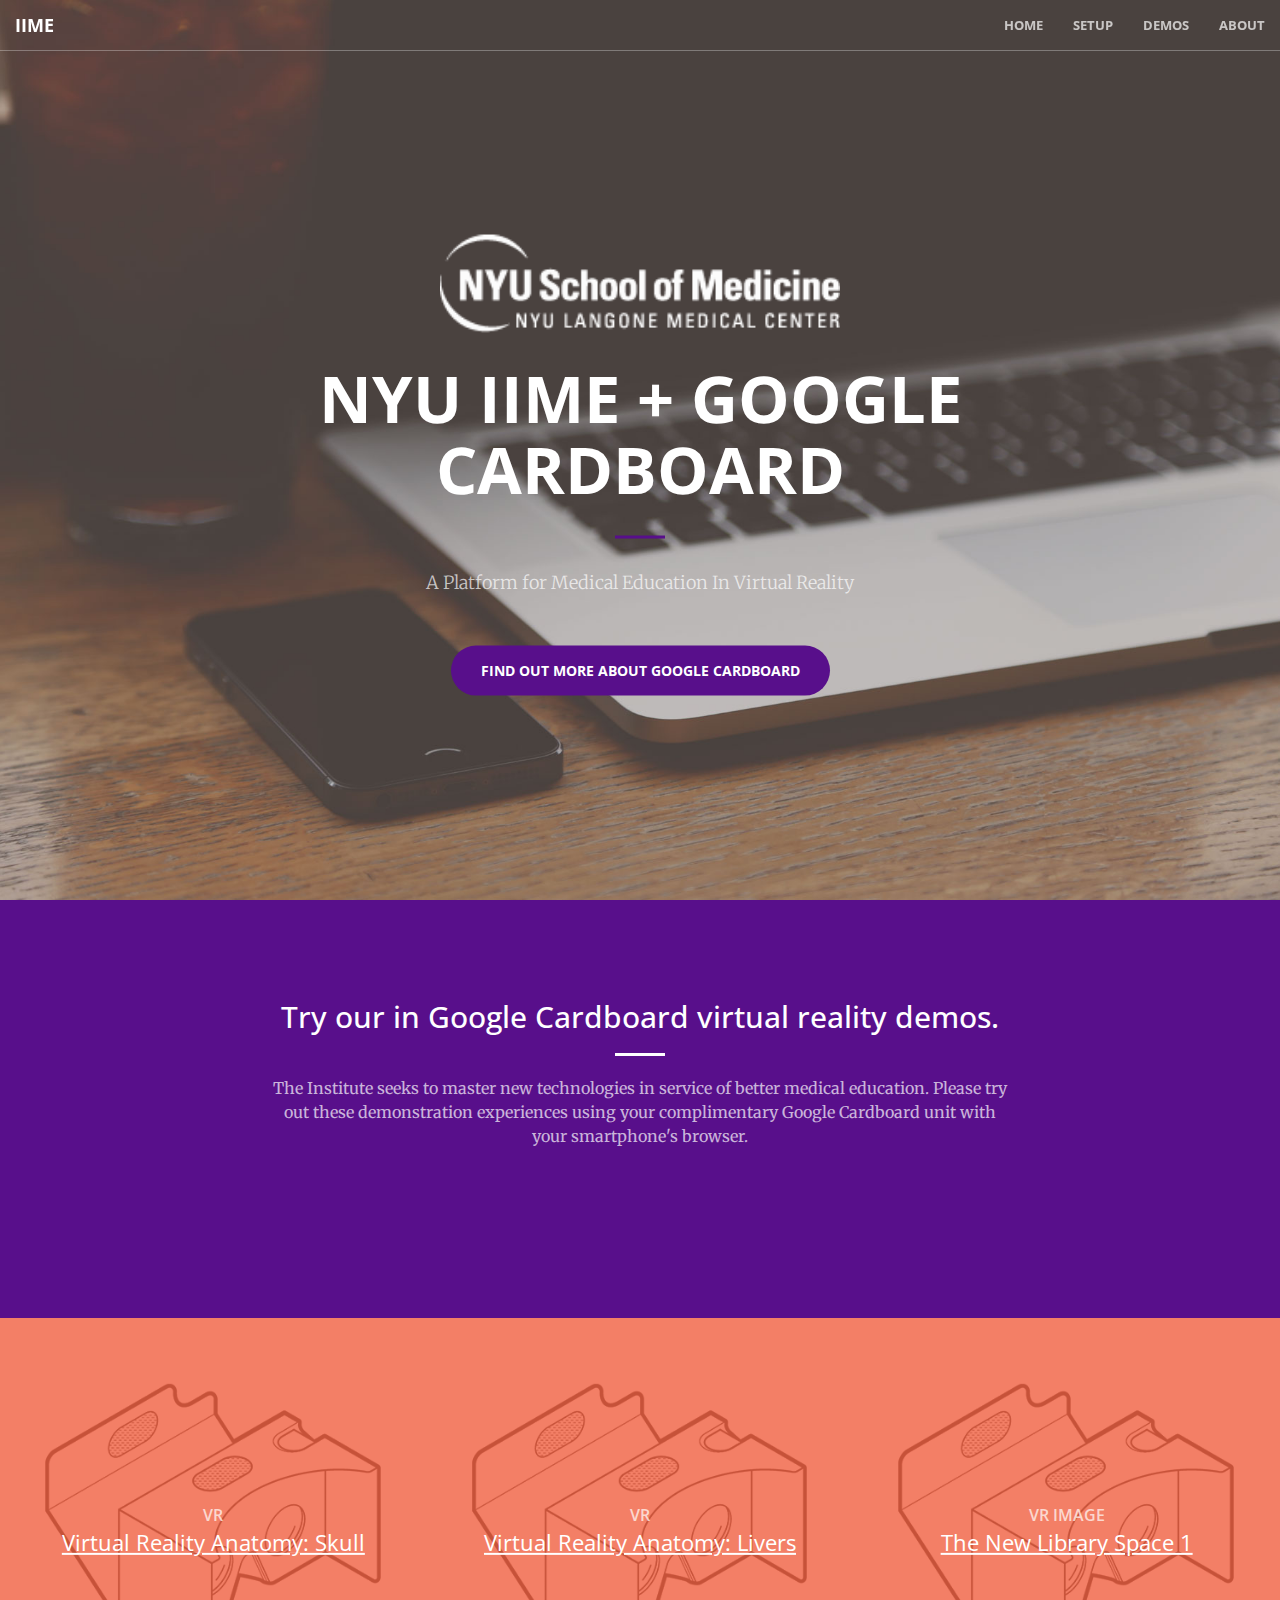
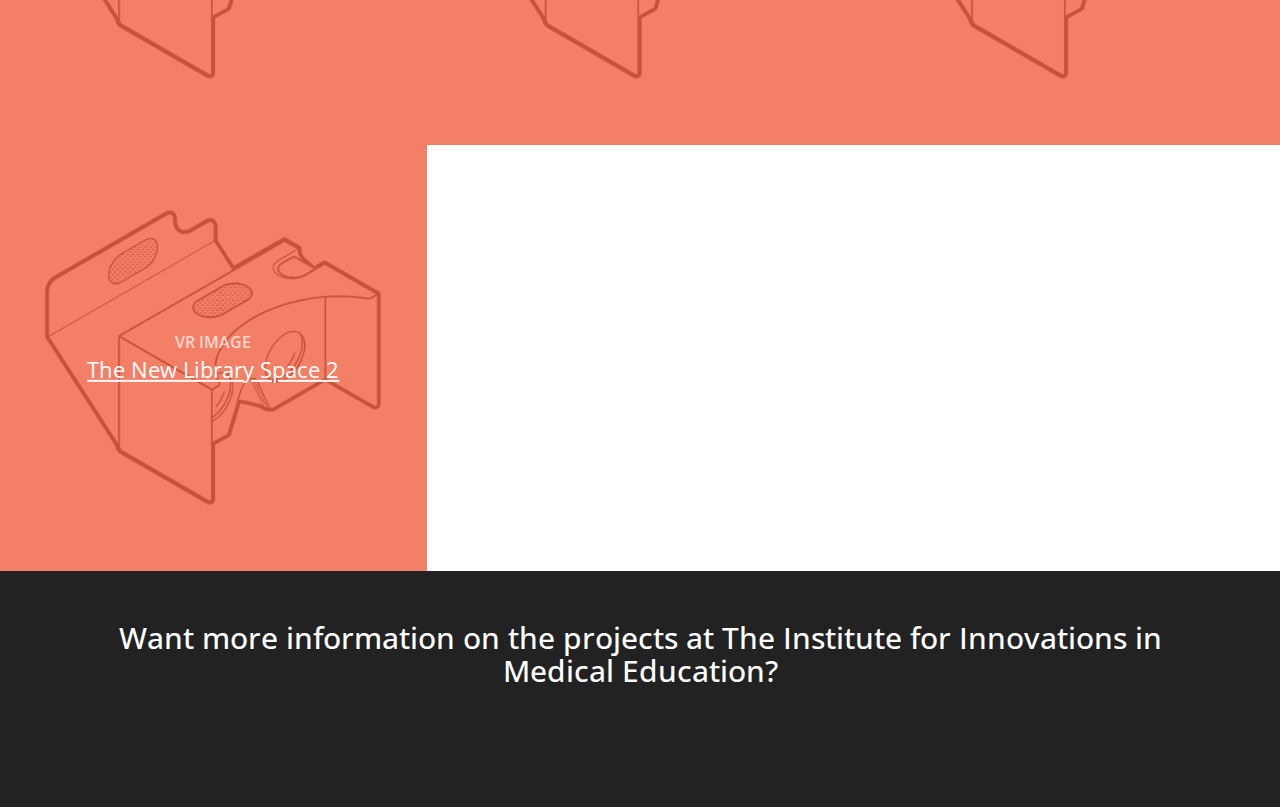
<file: index.html>
<!DOCTYPE html>
<html lang="en">

<head>

    <meta charset="utf-8">
    <meta http-equiv="X-UA-Compatible" content="IE=edge">
    <meta name="viewport" content="width=device-width, initial-scale=1">
    <meta name="description" content="">
    <meta name="author" content="">

    <title>NYULMC IIME Cardboard Experience</title>

    <!-- Bootstrap Core CSS -->
    <link rel="stylesheet" href="css/bootstrap.min.css" type="text/css">

    <!-- Custom Fonts -->
    <link href='https://fonts.googleapis.com/css?family=Open+Sans:300italic,400italic,600italic,700italic,800italic,400,300,600,700,800' rel='stylesheet' type='text/css'>
    <link href='https://fonts.googleapis.com/css?family=Merriweather:400,300,300italic,400italic,700,700italic,900,900italic' rel='stylesheet' type='text/css'>
    <link rel="stylesheet" href="font-awesome/css/font-awesome.min.css" type="text/css">

    <!-- Plugin CSS -->
    <link rel="stylesheet" href="css/magnific-popup.css" type="text/css">

    <!-- Custom CSS -->
    <link rel="stylesheet" href="css/creative.css" type="text/css">

    <!-- HTML5 Shim and Respond.js IE8 support of HTML5 elements and media queries -->
    <!-- WARNING: Respond.js doesn't work if you view the page via file:// -->
    <!--[if lt IE 9]>
        <script src="https://oss.maxcdn.com/libs/html5shiv/3.7.0/html5shiv.js"></script>
        <script src="https://oss.maxcdn.com/libs/respond.js/1.4.2/respond.min.js"></script>
    <![endif]-->

</head>

<body id="page-top">

    <nav id="mainNav" class="navbar navbar-default navbar-fixed-top">
        <div class="container-fluid">
            <!-- Brand and toggle get grouped for better mobile display -->
            <div class="navbar-header">
                <button type="button" class="navbar-toggle collapsed" data-toggle="collapse" data-target="#bs-example-navbar-collapse-1">
                    <span class="sr-only">Toggle navigation</span>
                    <span class="icon-bar"></span>
                    <span class="icon-bar"></span>
                    <span class="icon-bar"></span>
                </button>
                <a class="navbar-brand page-scroll" href="http://iime.med.nyu.edu">IIME</a>
            </div>

            <!-- Collect the nav links, forms, and other content for toggling -->
            <div class="collapse navbar-collapse" id="bs-example-navbar-collapse-1">
                <ul class="nav navbar-nav navbar-right">
                    <li>
                        <a class="page-scroll" href="index.html">Home</a>
                    </li>

                    <li>
                        <a class="page-scroll" href="setup.html">Setup</a>
                    </li>
                    <li>
                        <a class="page-scroll" href="#demos">Demos</a>
                    </li>
                    <li>
                        <a class="page-scroll" href="http://www.med.nyu.edu/iime/about-us">About</a>
                    </li>
                </ul>
            </div>
            <!-- /.navbar-collapse -->
        </div>
        <!-- /.container-fluid -->
    </nav>

    <header>
        <div class="header-content">
            <div class="header-content-inner">
                <div id="logo">
                    <img src="img/logo.png" width="40%" alt="NYU Langone School of Medicine" />
                </div>
                <h1>NYU IIME + Google Cardboard</h1>
                <hr>
                <p>A Platform for Medical Education In Virtual Reality </p>
                <a href="https://vr.google.com/cardboard/" class="btn btn-primary btn-xl page-scroll">Find Out More about Google Cardboard</a>
            </div>
        </div>
    </header>

    <section class="bg-primary" id="about">
        <div class="container">
            <div class="row">
                <div class="col-lg-8 col-lg-offset-2 text-center">
                    <h2 class="section-heading">Try our in Google Cardboard virtual reality demos.</h2>
                    <hr class="light">
                    <p class="text-faded">The Institute seeks to master new technologies in service of better medical education. Please try out these demonstration experiences using your complimentary Google Cardboard unit with your smartphone's browser. </p>
                    <a href="setup.html" class="page-scroll btn btn-default btn-xl sr-button">Get Started Setting Up Your VR Viewer!</a>
                </div>
            </div>
        </div>
    </section>

    <section class="no-padding" id="demos">
        <div class="container-fluid">
            <div class="row no-gutter">
                <div class="col-lg-4 col-sm-6">
                    <a href="vr/bones.html" class="portfolio-box">
                        <img src="img/cardboard_demo_small.png" class="img-responsive" alt="">
                        <div class="portfolio-box-caption">
                            <div class="portfolio-box-caption-content">
                                <div class="project-category text-faded">
                                    VR
                                </div>
                                <div class="project-name">
                                    Virtual Reality Anatomy: Skull
                                </div>
                            </div>
                        </div>
                    </a>
                </div>
                <div class="col-lg-4 col-sm-6">
                    <a href="https://ghobot.github.io/vr-liver/liver-demo/index.html" class="portfolio-box">
                        <img src="img/cardboard_demo_small.png" class="img-responsive" alt="">
                        <div class="portfolio-box-caption">
                            <div class="portfolio-box-caption-content">
                                <div class="project-category text-faded">
                                    VR
                                </div>
                                <div class="project-name">
                                    Virtual Reality Anatomy: Livers
                                </div>
                            </div>
                        </div>
                    </a>
                </div>
                <div class="col-lg-4 col-sm-6">
                    <a href="vr/library.html" class="portfolio-box">
                        <img src="img/cardboard_demo_small.png" class="img-responsive" alt="">
                        <div class="portfolio-box-caption">
                            <div class="portfolio-box-caption-content">
                                <div class="project-category text-faded">
                                    VR Image
                                </div>
                                <div class="project-name">
                                    The New Library Space 1
                                </div>
                            </div>
                        </div>
                    </a>
                </div>
                <div class="col-lg-4 col-sm-6">
                    <a href="vr/library2.html" class="portfolio-box">
                        <img src="img/cardboard_demo_small.png" class="img-responsive" alt="">
                        <div class="portfolio-box-caption">
                            <div class="portfolio-box-caption-content">
                                <div class="project-category text-faded">
                                    VR Image
                                </div>
                                <div class="project-name">
                                    The New Library Space 2
                                </div>
                            </div>
                        </div>
                    </a>
                </div>
            </div>
        </div>
    </section>

    <aside class="bg-dark">
        <div class="container text-center">
            <div class="call-to-action">
                <h2>Want more information on the projects at The Institute for Innovations in Medical Education?</h2>
                <a href="http://www.med.nyu.edu/iime/news/iime-newsletters" class="btn btn-default btn-xl sr-button">Sign up for our newsletter</a>
            </div>
        </div>
    </aside>

    <!-- jQuery -->
    <script src="js/jquery.js"></script>

    <!-- Bootstrap Core JavaScript -->
    <script src="js/bootstrap.min.js"></script>

    <!-- Plugin JavaScript -->
    <script src="js/scrollreveal.min.js"></script>
    <script src="js/jquery.easing.min.js"></script>
    <script src="js/jquery.fittext.js"></script>
    <script src="js/jquery.magnific-popup.min.js"></script>

    <!-- Custom Theme JavaScript -->
    <script src="js/creative.js"></script>

</body>

</html>
</file>
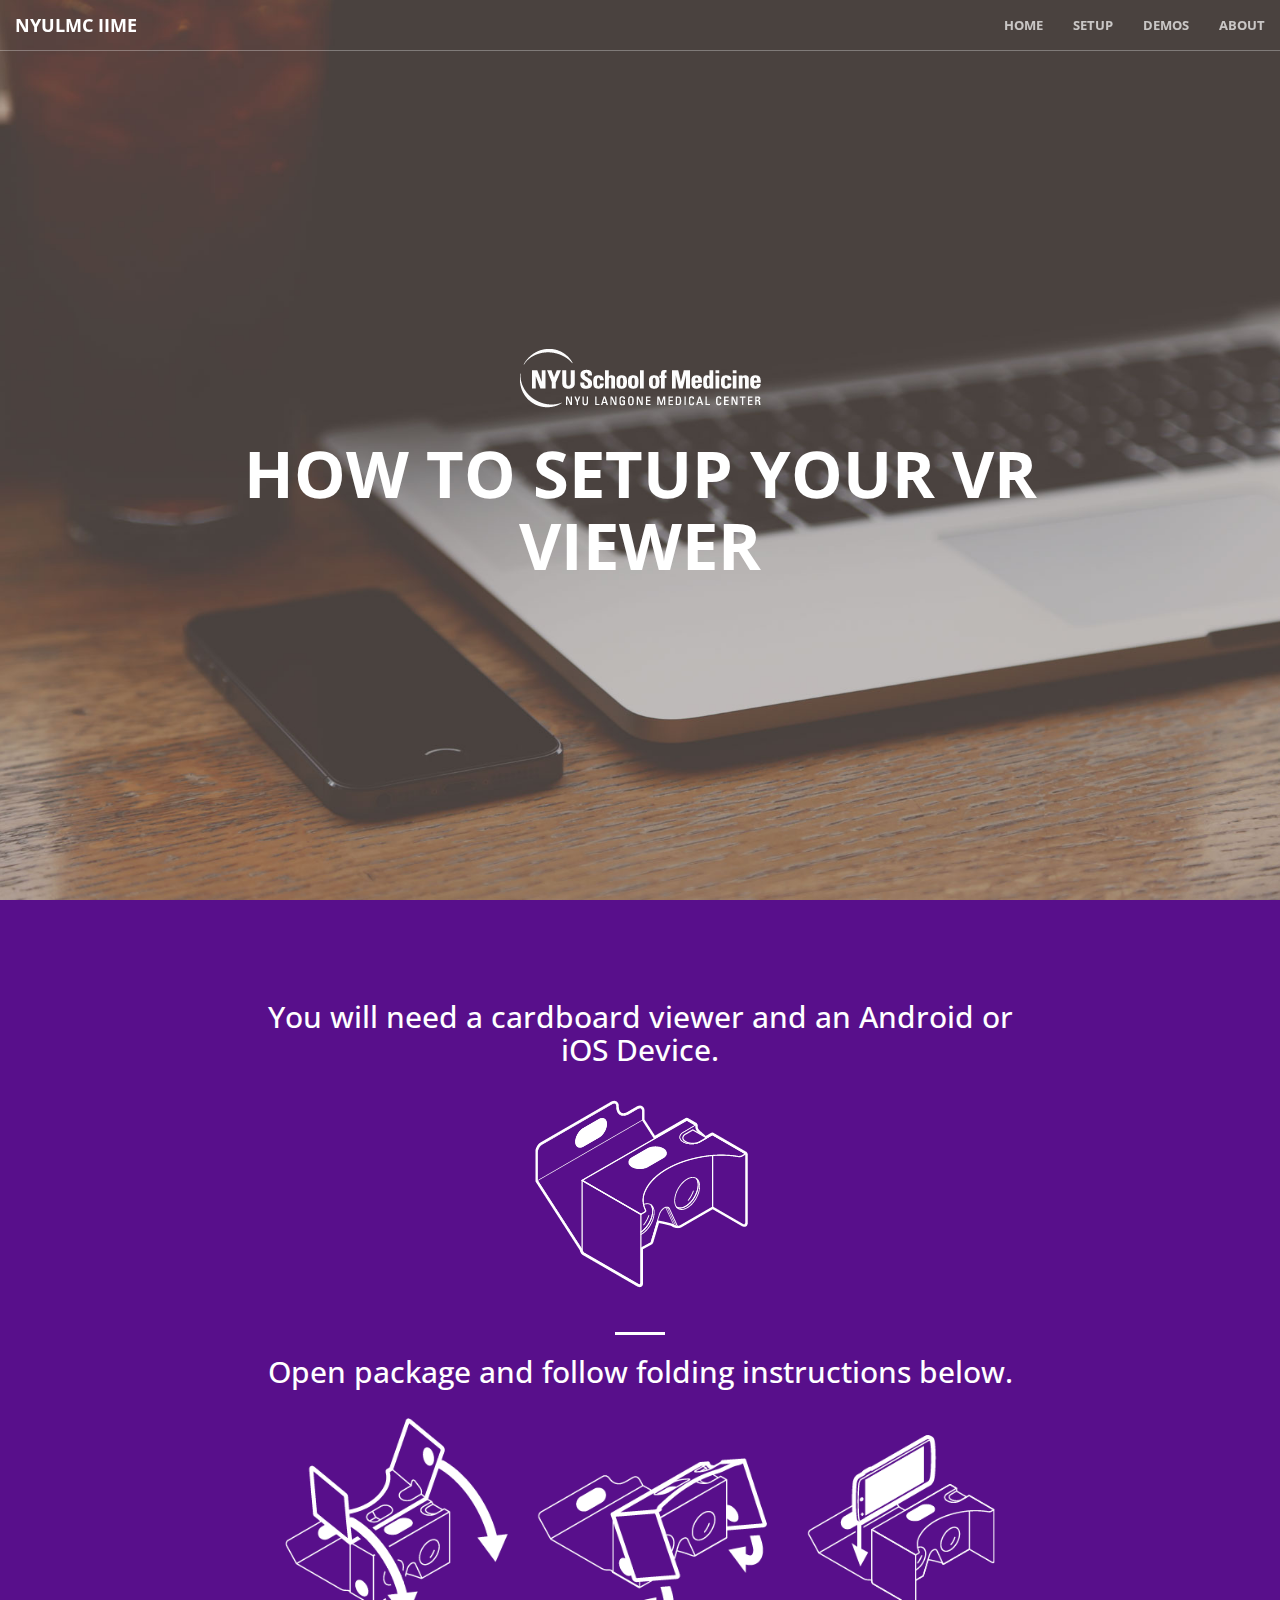
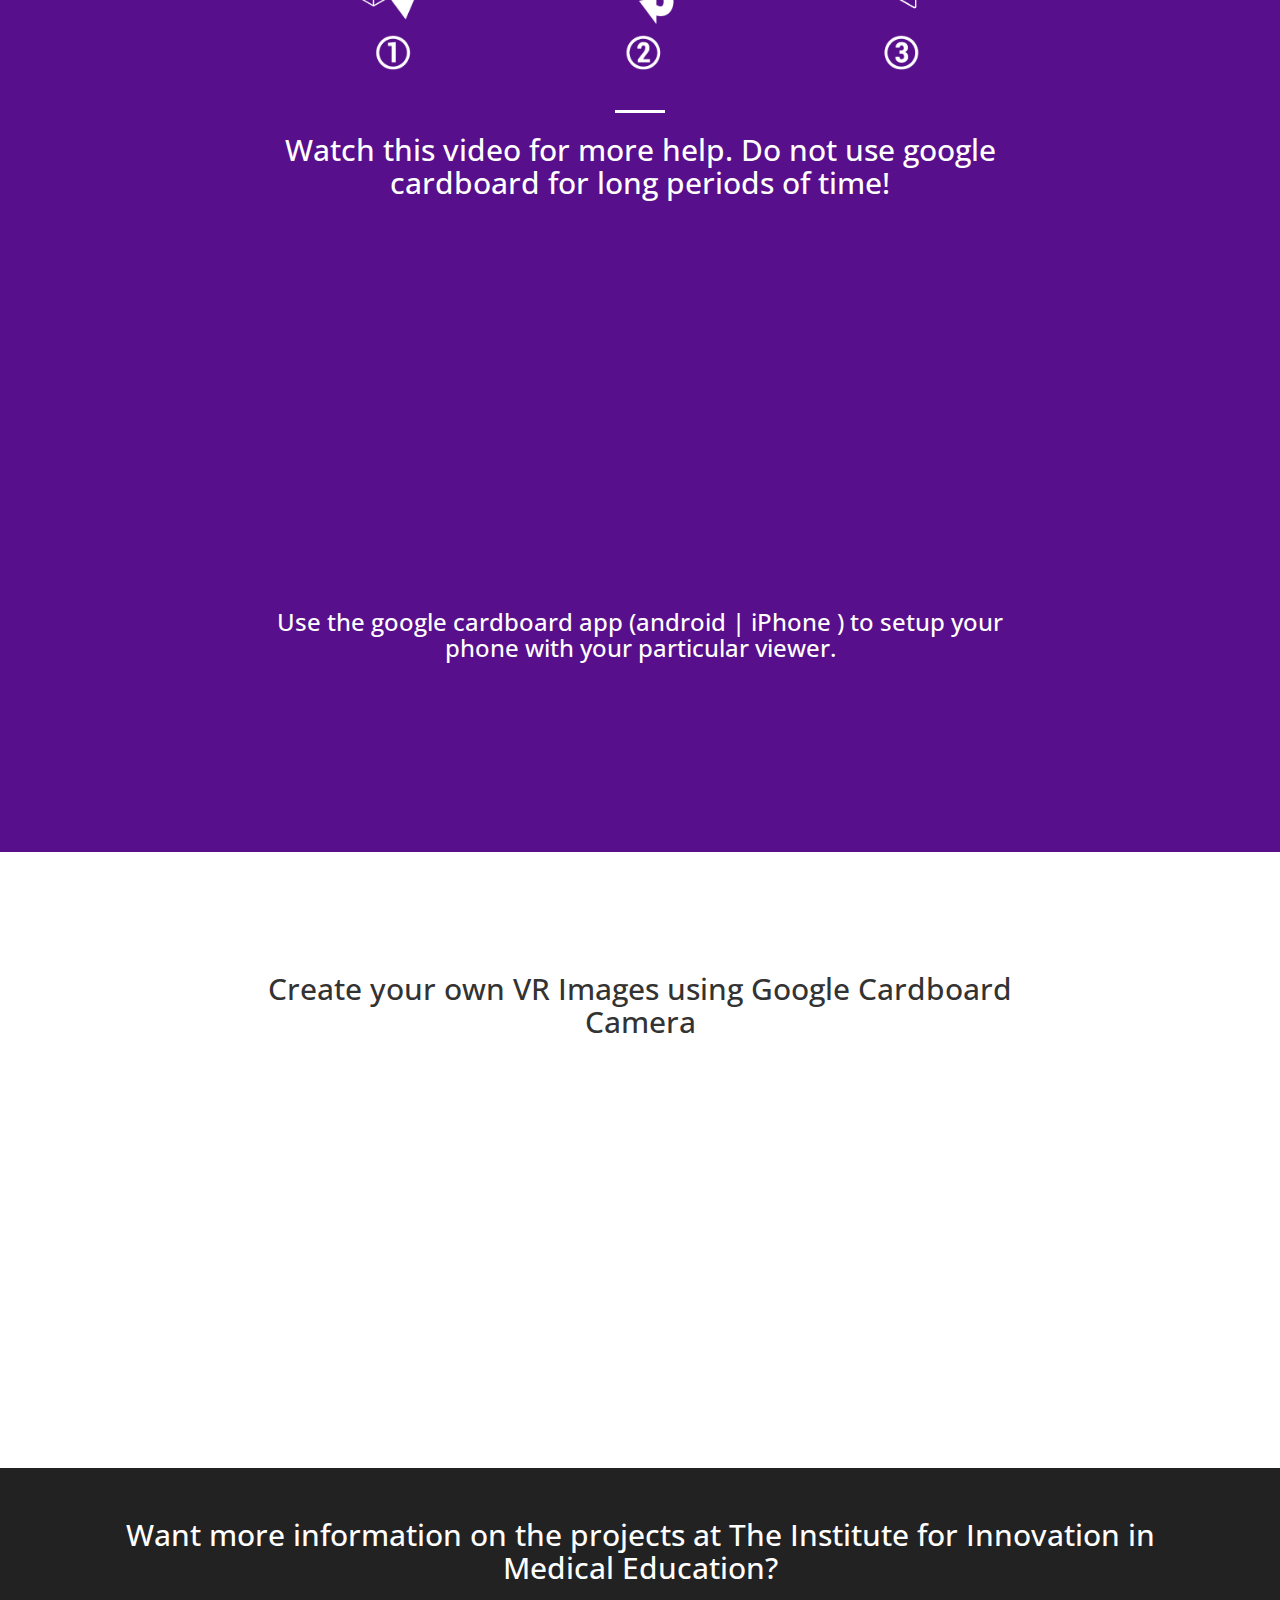
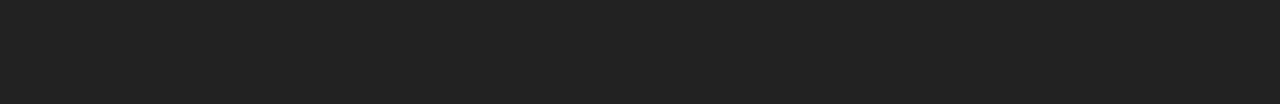
<file: setup.html>
<!DOCTYPE html>
<html lang="en">

<head>

    <meta charset="utf-8">
    <meta http-equiv="X-UA-Compatible" content="IE=edge">
    <meta name="viewport" content="width=device-width, initial-scale=1">
    <meta name="description" content="">
    <meta name="author" content="">

    <title>NYULMC IIME Cardboard Experience</title>

    <!-- Bootstrap Core CSS -->
    <link rel="stylesheet" href="css/bootstrap.min.css" type="text/css">

    <!-- Custom Fonts -->
    <link href='https://fonts.googleapis.com/css?family=Open+Sans:300italic,400italic,600italic,700italic,800italic,400,300,600,700,800' rel='stylesheet' type='text/css'>
    <link href='https://fonts.googleapis.com/css?family=Merriweather:400,300,300italic,400italic,700,700italic,900,900italic' rel='stylesheet' type='text/css'>
    <link rel="stylesheet" href="font-awesome/css/font-awesome.min.css" type="text/css">

    <!-- Plugin CSS -->
    <link rel="stylesheet" href="css/magnific-popup.css" type="text/css">

    <!-- Custom CSS -->
    <link rel="stylesheet" href="css/creative.css" type="text/css">

    <!-- HTML5 Shim and Respond.js IE8 support of HTML5 elements and media queries -->
    <!-- WARNING: Respond.js doesn't work if you view the page via file:// -->
    <!--[if lt IE 9]>
        <script src="https://oss.maxcdn.com/libs/html5shiv/3.7.0/html5shiv.js"></script>
        <script src="https://oss.maxcdn.com/libs/respond.js/1.4.2/respond.min.js"></script>
    <![endif]-->

</head>

<body id="page-top">

    <nav id="mainNav" class="navbar navbar-default navbar-fixed-top">
        <div class="container-fluid">
            <!-- Brand and toggle get grouped for better mobile display -->
            <div class="navbar-header">
                <button type="button" class="navbar-toggle collapsed" data-toggle="collapse" data-target="#bs-example-navbar-collapse-1">
                    <span class="sr-only">Toggle navigation</span>
                    <span class="icon-bar"></span>
                    <span class="icon-bar"></span>
                    <span class="icon-bar"></span>
                </button>
                <a class="navbar-brand page-scroll" href="http://iime.med.nyu.edu">NYULMC IIME</a>
            </div>

            <!-- Collect the nav links, forms, and other content for toggling -->
            <div class="collapse navbar-collapse" id="bs-example-navbar-collapse-1">
                <ul class="nav navbar-nav navbar-right">
                    <li>
                    	<a class="page-scroll" href="index.html">Home</a>
                    </li>
                    
                     <li>
                        <a class="page-scroll" href="setup.html">Setup</a>
                    </li>
                     <li>
                        <a class="page-scroll" href="index.html#demos">Demos</a>
                    </li>
                    <li>
                        <a class="page-scroll" href="http://www.med.nyu.edu/iime/about-us">About</a>
                    </li>
                </ul>
            </div>
            <!-- /.navbar-collapse -->
        </div>
        <!-- /.container-fluid -->
    </nav>

    <header class="setup">
        <div class="header-content">
            <div class="header-content-inner">
	            <div id="logo">
		            <img src="img/logo.png" alt="NYU Langone School of Medicine" />
	            </div>
                <h1>How To Setup Your VR Viewer</h1>
            </div>
            
        </div>
    </header>

    <section class="bg-primary" id="about">
        <div class="container">
            <div class="row">
                <div class="col-lg-8 col-lg-offset-2 text-center">
                    <h2 class="section-heading">You will need a cardboard viewer and an Android or iOS Device.</h2>
                    <img src="img/viewer.png"  class="cardboard img-responsive" alt="cardboard viewer" >
                    <hr class="light">
                    <h2>Open package and follow folding instructions below.</h2>
                    <img src="img/viewer-steps.png" class="cardboard img-responsive" alt="folding steps">
                    <hr class="light">
                    <h2>Watch this video for more help. Do not use google cardboard for long periods of time!</h2>    
                    <div class="vid-tutorial">
						<iframe width="560" height="315" src="https://www.youtube.com/embed/xS6EqC_Szvk" frameborder="0" allowfullscreen></iframe>
					</div>
                    <div>
            	        <h3>Use the google cardboard app (<a href="https://play.google.com/store/apps/details?id=com.google.samples.apps.cardboarddemo&hl=en">android</a> | <a href="https://itunes.apple.com/us/app/google-cardboard/id987962261?mt=8">iPhone</a> ) to setup your phone with your particular viewer.</h3>
            	      
            	      <div class="callaction">  
            	        <a href="index.html#demos" class="page-scroll btn btn-default btn-xl sr-button">Try out these demos.</a>
            	      </div>  
                    </div>
                 </div>
            </div>
        </div>
    </section>
<section class="">
	<div class="container">
		<div class="row">
                <div class="col-lg-8 col-lg-offset-2 text-center">
	                <h2>Create your own VR Images using Google Cardboard Camera</h2>
	                <iframe class="instruction-video" width="560" height="315" src="https://www.youtube.com/embed/URzn7tZWb54" frameborder="0" allowfullscreen></iframe>
                </div> 
		</div>
	</div>	
</section>
    <aside class="bg-dark">
        <div class="container text-center">
            <div class="call-to-action">
                <h2>Want more information on the projects at The Institute for Innovation in Medical Education?</h2>
                <a href="http://www.med.nyu.edu/iime/news/iime-newsletters" class="btn btn-default btn-xl sr-button">Sign up for our newsletter</a>
            </div>
        </div>
    </aside>


    <!-- jQuery -->
    <script src="js/jquery.js"></script>

    <!-- Bootstrap Core JavaScript -->
    <script src="js/bootstrap.min.js"></script>

    <!-- Plugin JavaScript -->
    <script src="js/scrollreveal.min.js"></script>
    <script src="js/jquery.easing.min.js"></script>
    <script src="js/jquery.fittext.js"></script>
    <script src="js/jquery.magnific-popup.min.js"></script>

    <!-- Custom Theme JavaScript -->
    <script src="js/creative.js"></script>

</body>

</html>
</file>
<file: css/creative.css>
/*!
 * Creative v1.0.4 (http://startbootstrap.com/template-overviews/creative)
 * Copyright 2013-2016 Start Bootstrap
 * Licensed under MIT (https://github.com/BlackrockDigital/startbootstrap/blob/gh-pages/LICENSE)
 */

html,
body {
  height: 100%;
  width: 100%;
}
body {
  font-family: 'Merriweather', 'Helvetica Neue', Arial, sans-serif;
}
hr {
/*   border-color: #f05f40; */
border-color: #580f8b;
  border-width: 3px;
  max-width: 50px;
}
hr.light {
  border-color: white;
}
a {
  -webkit-transition: all 0.35s;
  -moz-transition: all 0.35s;
  transition: all 0.35s;
/*   color: #f05f40; */
	color: #580f8b;

}
a:hover,
a:focus {
  color: #eb3812;
}
h1,
h2,
h3,
h4,
h5,
h6 {
  font-family: 'Open Sans', 'Helvetica Neue', Arial, sans-serif;
}
p {
  font-size: 16px;
  line-height: 1.5;
  margin-bottom: 20px;
}
.bg-primary {
/*   background-color: #f05f40; */
background-color: #580f8b;

}
.bg-dark {
  background-color: #222222;
  color: white;
}
.text-faded {
  color: rgba(255, 255, 255, 0.7);
}
section {
  padding: 100px 0;
}
aside {
  padding: 50px 0;
}
.no-padding {
  padding: 0;
}
.navbar-default {
  background-color: white;
  border-color: rgba(34, 34, 34, 0.05);
  font-family: 'Open Sans', 'Helvetica Neue', Arial, sans-serif;
  -webkit-transition: all 0.35s;
  -moz-transition: all 0.35s;
  transition: all 0.35s;
}
.navbar-default .navbar-header .navbar-brand {
/*   color: #f05f40; */
color: #580f8b;

  font-family: 'Open Sans', 'Helvetica Neue', Arial, sans-serif;
  font-weight: 700;
  text-transform: uppercase;
}
.navbar-default .navbar-header .navbar-brand:hover,
.navbar-default .navbar-header .navbar-brand:focus {
  color: #eb3812;
}
.navbar-default .nav > li > a,
.navbar-default .nav > li > a:focus {
  text-transform: uppercase;
  font-weight: 700;
  font-size: 13px;
  color: #222222;
}
.navbar-default .nav > li > a:hover,
.navbar-default .nav > li > a:focus:hover {
/*   color: #f05f40; */
color: #580f8b;

}
.navbar-default .nav > li.active > a,
.navbar-default .nav > li.active > a:focus {
/*   color: #f05f40 !important; */
	color: #580f8b !important;

  background-color: transparent;
}
.navbar-default .nav > li.active > a:hover,
.navbar-default .nav > li.active > a:focus:hover {
  background-color: transparent;
}
@media (min-width: 768px) {
  .navbar-default {
    background-color: transparent;
    border-color: rgba(255, 255, 255, 0.3);
  }
  .navbar-default .navbar-header .navbar-brand {
    color: rgba(255, 255, 255, 0.7);
  }
  .navbar-default .navbar-header .navbar-brand:hover,
  .navbar-default .navbar-header .navbar-brand:focus {
    color: white;
  }
  .navbar-default .nav > li > a,
  .navbar-default .nav > li > a:focus {
    color: rgba(255, 255, 255, 0.7);
  }
  .navbar-default .nav > li > a:hover,
  .navbar-default .nav > li > a:focus:hover {
    color: white;
  }
  .navbar-default.affix {
    background-color: white;
    border-color: rgba(34, 34, 34, 0.05);
  }
  .navbar-default.affix .navbar-header .navbar-brand {
/*     color: #f05f40; */
	color: #580f8b;

    font-size: 14px;
  }
  .navbar-default.affix .navbar-header .navbar-brand:hover,
  .navbar-default.affix .navbar-header .navbar-brand:focus {
    color: #eb3812;
  }
  .navbar-default.affix .nav > li > a,
  .navbar-default.affix .nav > li > a:focus {
    color: #222222;
  }
  .navbar-default.affix .nav > li > a:hover,
  .navbar-default.affix .nav > li > a:focus:hover {
/*     color: #f05f40; */
	color: #580f8b;

  }
}
header {
  position: relative;
  width: 100%;
  min-height: auto;
  -webkit-background-size: cover;
  -moz-background-size: cover;
  background-size: cover;
  -o-background-size: cover;
  background-position: center;
  background-image: url('../img/header.jpg');
  text-align: center;
  color: white;
}
header .header-content {
  position: relative;
  text-align: center;
  padding: 100px 15px 100px;
  width: 100%;
}
header .header-content .header-content-inner h1 {
  font-weight: 700;
  text-transform: uppercase;
  margin-top: 0;
  margin-bottom: 0;
}
header .header-content .header-content-inner hr {
  margin: 30px auto;
}
header .header-content .header-content-inner p {
  font-weight: 300;
  color: rgba(255, 255, 255, 0.7);
  font-size: 16px;
  margin-bottom: 50px;
}
@media (min-width: 768px) {
  header {
    min-height: 100%;
  }
  header .header-content {
    position: absolute;
    top: 50%;
    -webkit-transform: translateY(-50%);
    -ms-transform: translateY(-50%);
    transform: translateY(-50%);
    padding: 0 50px;
  }
  header .header-content .header-content-inner {
    max-width: 1000px;
    margin-left: auto;
    margin-right: auto;
  }
  header .header-content .header-content-inner p {
    font-size: 18px;
    max-width: 80%;
    margin-left: auto;
    margin-right: auto;
  }
}
.section-heading {
  margin-top: 0;
}
.service-box {
  max-width: 400px;
  margin: 50px auto 0;
}
@media (min-width: 992px) {
  .service-box {
    margin: 20px auto 0;
  }
}
.service-box p {
  margin-bottom: 0;
}
.portfolio-box {
  position: relative;
  display: block;
  max-width: 650px;
  margin: 0 auto;
}
.portfolio-box .portfolio-box-caption {
  color: white;
  opacity: 100%;
  display: block;
  background: rgba(240, 95, 64, 0.8);
  position: absolute;
  bottom: 0;
  text-align: center;
  width: 100%;
  height: 100%;
  -webkit-transition: all 0.35s;
  -moz-transition: all 0.35s;
  transition: all 0.35s;
}
.portfolio-box .portfolio-box-caption .portfolio-box-caption-content {
  width: 100%;
  text-align: center;
  position: absolute;
  top: 50%;
  transform: translateY(-50%);
}
.portfolio-box .portfolio-box-caption .portfolio-box-caption-content .project-category,
.portfolio-box .portfolio-box-caption .portfolio-box-caption-content .project-name {
  font-family: 'Open Sans', 'Helvetica Neue', Arial, sans-serif;
  padding: 0 15px;
}

.project-name{
	text-decoration: underline;
	
}
.portfolio-box .portfolio-box-caption .portfolio-box-caption-content .project-category {
  text-transform: uppercase;
  font-weight: 600;
  font-size: 14px;
}
.portfolio-box .portfolio-box-caption .portfolio-box-caption-content .project-name {
  font-size: 18px;
}
.portfolio-box:hover .portfolio-box-caption {
  opacity: 1;
}
.portfolio-box:focus {
  outline: none;
}
@media (min-width: 768px) {
  .portfolio-box .portfolio-box-caption .portfolio-box-caption-content .project-category {
    font-size: 16px;
  }
  .portfolio-box .portfolio-box-caption .portfolio-box-caption-content .project-name {
    font-size: 22px;
  }
}
.call-to-action h2 {
  margin: 0 auto 20px;
}
.text-primary {
/*   color: #f05f40; */
color: #580f8b;

}
.no-gutter > [class*='col-'] {
  padding-right: 0;
  padding-left: 0;
}
.btn-default {
  color: #222222;
  background-color: #ffffff;
  border-color: #ffffff;
  -webkit-transition: all 0.35s;
  -moz-transition: all 0.35s;
  transition: all 0.35s;
}
.btn-default:hover,
.btn-default:focus,
.btn-default.focus,
.btn-default:active,
.btn-default.active,
.open > .dropdown-toggle.btn-default {
  color: #222222;
  background-color: #f2f2f2;
  border-color: #ededed;
}
.btn-default:active,
.btn-default.active,
.open > .dropdown-toggle.btn-default {
  background-image: none;
}
.btn-default.disabled,
.btn-default[disabled],
fieldset[disabled] .btn-default,
.btn-default.disabled:hover,
.btn-default[disabled]:hover,
fieldset[disabled] .btn-default:hover,
.btn-default.disabled:focus,
.btn-default[disabled]:focus,
fieldset[disabled] .btn-default:focus,
.btn-default.disabled.focus,
.btn-default[disabled].focus,
fieldset[disabled] .btn-default.focus,
.btn-default.disabled:active,
.btn-default[disabled]:active,
fieldset[disabled] .btn-default:active,
.btn-default.disabled.active,
.btn-default[disabled].active,
fieldset[disabled] .btn-default.active {
  background-color: #ffffff;
  border-color: #ffffff;
}
.btn-default .badge {
  color: #ffffff;
  background-color: #222222;
}
.btn-primary {
  color: #ffffff;
/*   background-color: #f05f40; */
	background-color: #580f8b;
/*   border-color: #f05f40; */
	border-color: #580f8b;
  -webkit-transition: all 0.35s;
  -moz-transition: all 0.35s;
  transition: all 0.35s;
}
.btn-primary:hover,
.btn-primary:focus,
.btn-primary.focus,
.btn-primary:active,
.btn-primary.active,
.open > .dropdown-toggle.btn-primary {
  color: #ffffff;
  background-color: #ee4b28;
  border-color: #ed431f;
}
.btn-primary:active,
.btn-primary.active,
.open > .dropdown-toggle.btn-primary {
  background-image: none;
}
.btn-primary.disabled,
.btn-primary[disabled],
fieldset[disabled] .btn-primary,
.btn-primary.disabled:hover,
.btn-primary[disabled]:hover,
fieldset[disabled] .btn-primary:hover,
.btn-primary.disabled:focus,
.btn-primary[disabled]:focus,
fieldset[disabled] .btn-primary:focus,
.btn-primary.disabled.focus,
.btn-primary[disabled].focus,
fieldset[disabled] .btn-primary.focus,
.btn-primary.disabled:active,
.btn-primary[disabled]:active,
fieldset[disabled] .btn-primary:active,
.btn-primary.disabled.active,
.btn-primary[disabled].active,
fieldset[disabled] .btn-primary.active {
/*   background-color: #f05f40; */
	background-color: #580f8b;

/*   border-color: #f05f40; */
	background-color: #580f8b;

}
.btn-primary .badge {
/*   color: #f05f40; */
color: #580f8b;

  background-color: #ffffff;
}
.btn {
  font-family: 'Open Sans', 'Helvetica Neue', Arial, sans-serif;
  border: none;
  border-radius: 300px;
  font-weight: 700;
  text-transform: uppercase;
}
.btn-xl {
  padding: 15px 30px;
}
::-moz-selection {
  color: white;
  text-shadow: none;
  background: #222222;
}
::selection {
  color: white;
  text-shadow: none;
  background: #222222;
}
img::selection {
  color: white;
  background: transparent;
}
img::-moz-selection {
  color: white;
  background: transparent;
}
body {
  webkit-tap-highlight-color: #222222;
}

#logo {
	padding-bottom: 30px;
	padding-top: 30px;
}

header .setup {
	background-color: rgba(0,0,0,.75);
	
}

.cardboard.img-responsive {
    margin: 0 auto;
    padding: 20px;
}

.instruction-video{
	
	padding: 20px;
}

#about h3 a {
	color: #fff;
	
}
.callaction{
	padding-top:30px;
	
}

div.vid-tutorial {
	padding: 30px 0;
	
}
</file>
